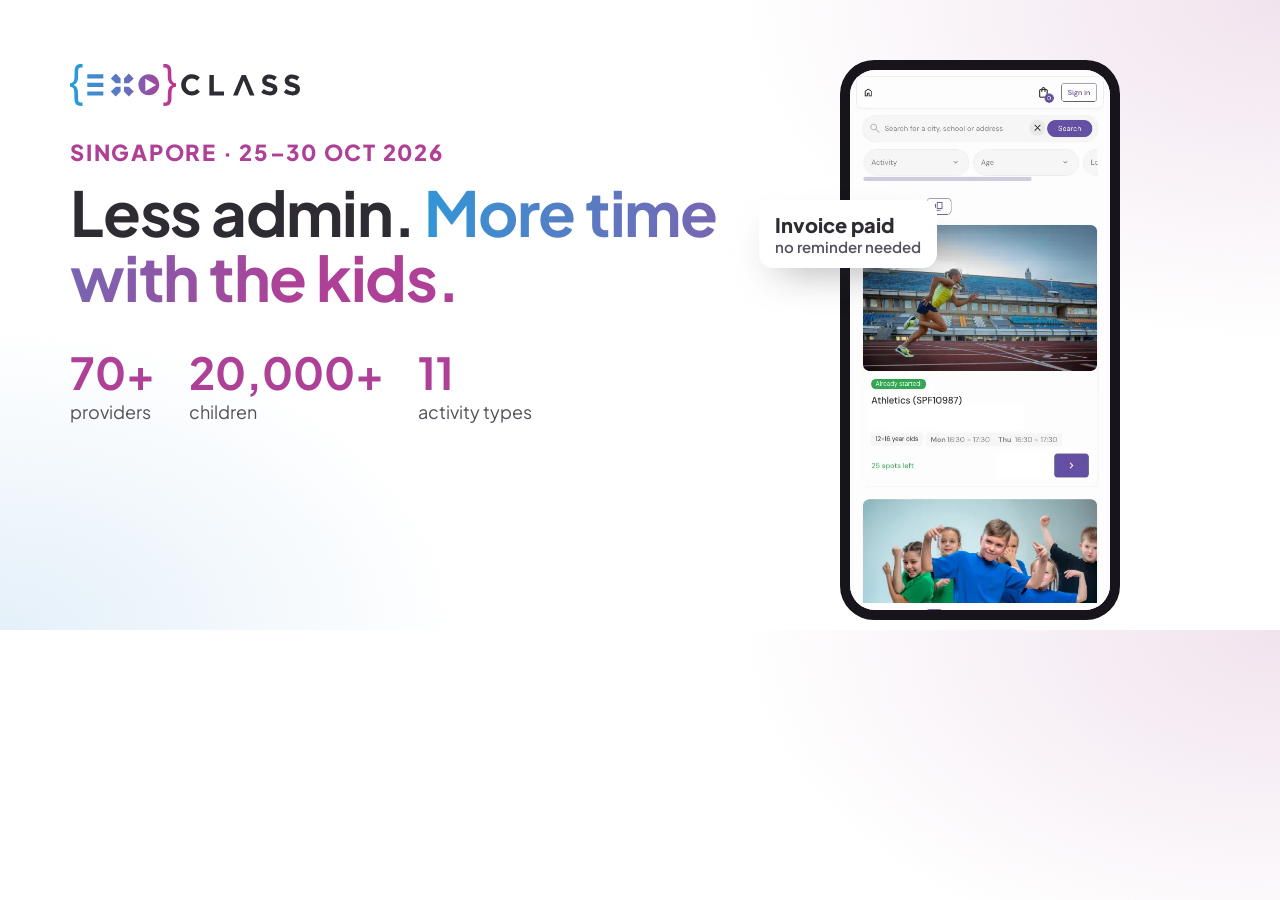
<file: assets/og-src.html>
<!doctype html><html><head><meta charset="utf-8"><link href="https://fonts.googleapis.com/css2?family=Plus+Jakarta+Sans:wght@600;800&display=swap" rel="stylesheet">
<style>body{margin:0;width:1200px;height:630px;font-family:"Plus Jakarta Sans",sans-serif;background:radial-gradient(70% 90% at 100% 0%,#F1E3EE,transparent 60%),radial-gradient(60% 80% at 0% 100%,#E4F0F9,transparent 60%),#fff;color:#2E2B33;display:flex;overflow:hidden}
.l{padding:64px 0 0 70px;width:700px}.k{color:#AE4197;font-weight:800;letter-spacing:.08em;text-transform:uppercase;font-size:22px;margin:28px 0 14px}
h1{font-size:62px;line-height:1.05;margin:0;letter-spacing:-.02em}.g{background:linear-gradient(100deg,#3097D7,#AE4197 75%);-webkit-background-clip:text;color:transparent}
.n{display:flex;gap:34px;margin-top:34px}.n b{display:block;font-size:44px;color:#AE4197}.n span{font-size:18px;color:#55505C}
.r{position:relative;width:500px}.ph{position:absolute;right:80px;top:60px;width:260px;height:540px;border-radius:34px;background:#17151B;padding:10px}.ph div{width:100%;height:100%;border-radius:25px;overflow:hidden;background:#fff}.ph img{width:100%}
.f{position:absolute;left:30px;top:200px;background:#fff;border-radius:14px;padding:12px 16px;box-shadow:0 18px 40px -20px rgba(46,43,51,.5);font-weight:800;font-size:20px}.f small{display:block;font-weight:600;color:#55505C;font-size:15px}</style></head>
<body><div class="l"><img src="img/exoclass-logo.svg" width="230"><p class="k">Singapore · 25–30 Oct 2026</p><h1>Less admin. <span class="g">More time with the kids.</span></h1>
<div class="n"><div><b>70+</b><span>providers</span></div><div><b>20,000+</b><span>children</span></div><div><b>11</b><span>activity types</span></div></div></div>
<div class="r"><div class="ph"><div><img src="img/live-widget-mobile.webp"></div></div><div class="f">Invoice paid<small>no reminder needed</small></div></div></body></html>
</file>
